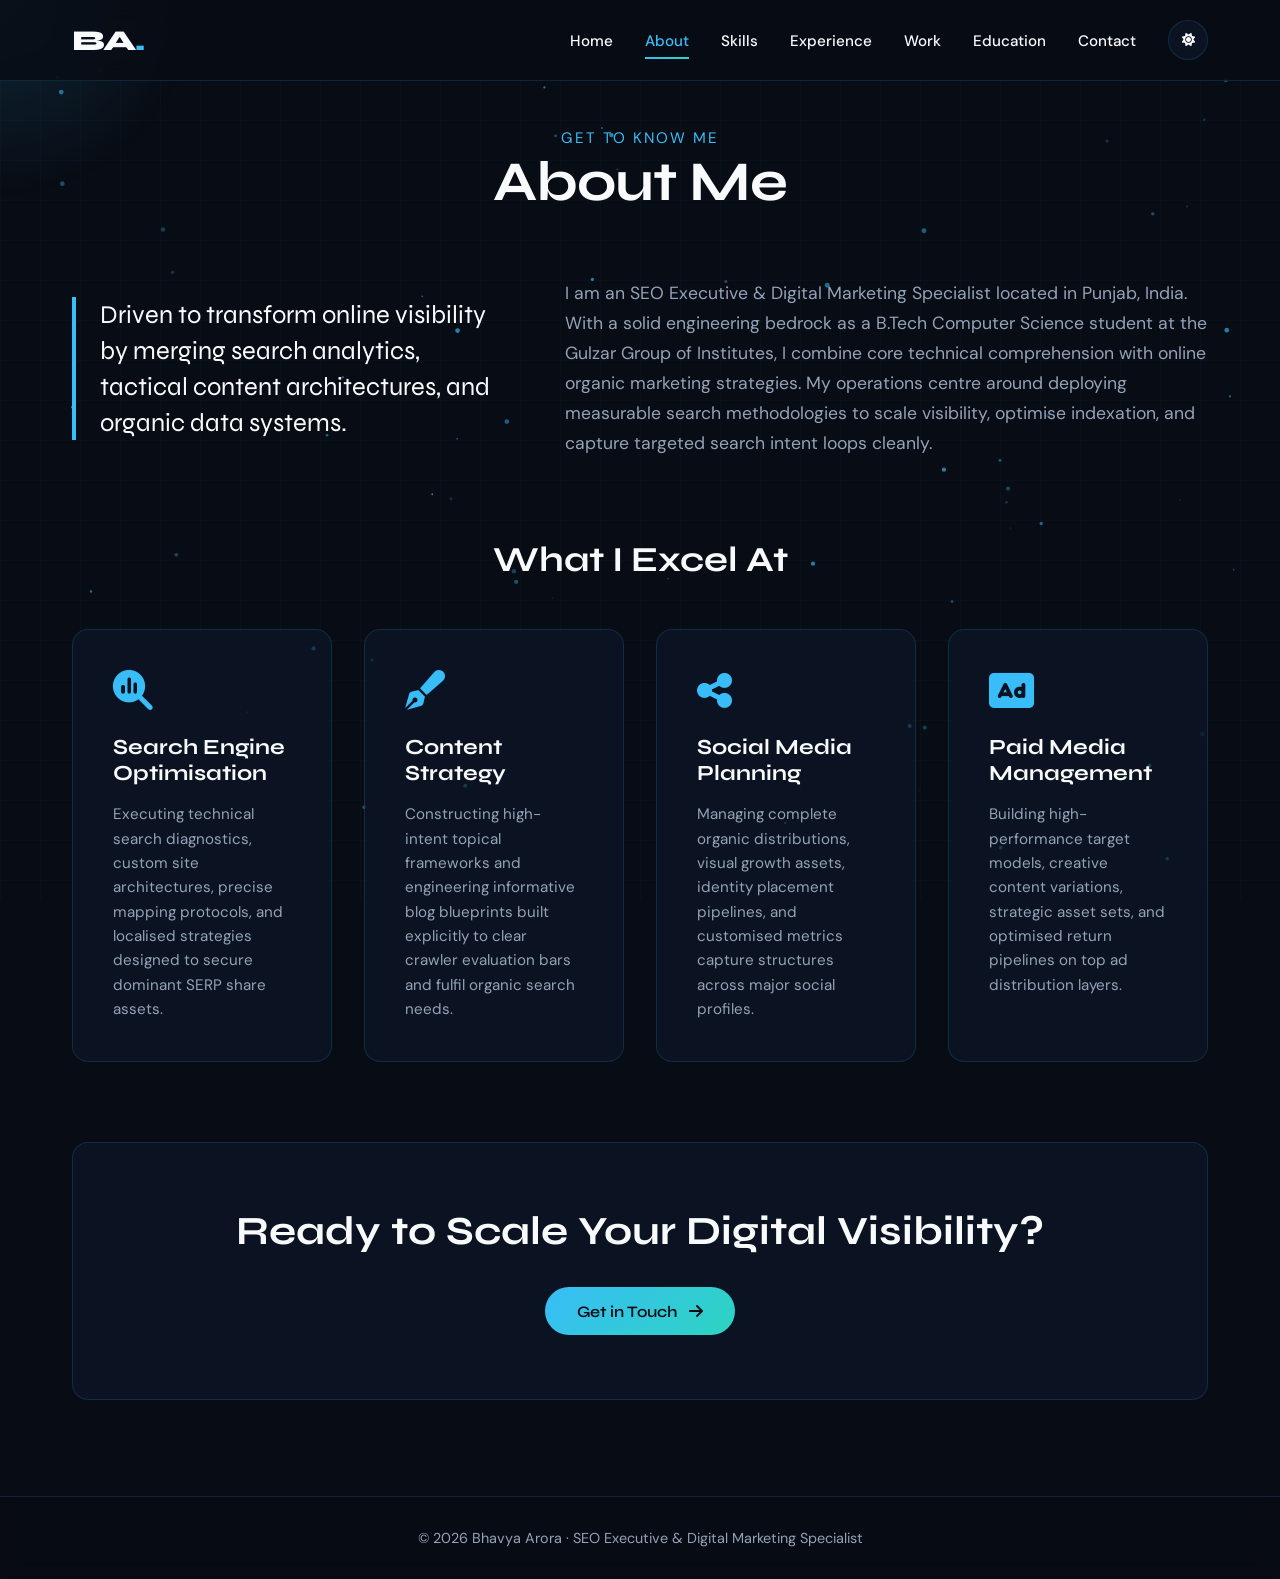
<file: about.html>
<!DOCTYPE html>
<html lang="en" data-theme="dark">
<head>
    <meta charset="UTF-8">
    <meta name="viewport" content="width=device-width, initial-scale=1.0">
    <title>About | Bhavya Arora</title>
    <link rel="preconnect" href="https://fonts.googleapis.com">
    <link rel="preconnect" href="https://fonts.gstatic.com" crossorigin>
    <link href="https://fonts.googleapis.com/css2?family=DM+Sans:ital,opsz,wght@0,9..40,100..1000;1,9..40,100..1000&family=Syne:wght@400..800&display=swap" rel="stylesheet">
    <link rel="stylesheet" href="https://cdnjs.cloudflare.com/ajax/libs/font-awesome/6.4.0/css/all.min.css">
    <link rel="stylesheet" href="assets/style.css">
    <style>
        .about-intro-grid {
            display: grid;
            grid-template-columns: 0.8fr 1.2fr;
            gap: 4rem;
            margin-bottom: 5rem;
            align-items: center;
        }

        .about-statement {
            font-size: 1.6rem;
            line-height: 1.4;
            font-family: 'Syne', sans-serif;
            border-left: 4px solid var(--accent);
            padding-left: 1.5rem;
        }

        .about-description {
            color: var(--text-muted);
            font-size: 1.1rem;
            line-height: 1.7;
        }

        .services-title {
            text-align: center;
            font-size: 2.2rem;
            margin-bottom: 3rem;
        }

        .services-grid {
            display: grid;
            grid-template-columns: repeat(auto-fit, minmax(250px, 1fr));
            gap: 2rem;
            margin-bottom: 5rem;
        }

        .service-card i {
            font-size: 2.5rem;
            color: var(--accent);
            margin-bottom: 1.5rem;
            display: block;
        }

        .service-card h4 { font-size: 1.35rem; margin-bottom: 1rem; }
        .service-card p  { color: var(--text-muted); font-size: 0.95rem; line-height: 1.6; }

        .about-cta {
            text-align: center;
            padding: 4rem 2rem;
        }

        .about-cta h3 { font-size: 2.5rem; margin-bottom: 1.5rem; }

        @media (max-width: 992px) {
            .about-intro-grid { grid-template-columns: 1fr; gap: 2rem; }
        }
    </style>
</head>
<body>
    <div class="grid-bg"></div>
    <canvas id="particle-canvas"></canvas>
    <div class="cursor-glow" id="glow"></div>

    <header>
        <div class="nav-container">
            <a href="index.html" class="logo">BA<span>.</span></a>
            <nav>
                <ul class="nav-links" id="menu-links">
                    <li><a href="index.html">Home</a></li>
                    <li><a href="about.html">About</a></li>
                    <li><a href="skills.html">Skills</a></li>
                    <li><a href="experience.html">Experience</a></li>
                    <li><a href="work.html">Work</a></li>
                    <li><a href="education.html">Education</a></li>
                    <li><a href="contact.html">Contact</a></li>
                    <li>
                        <button class="theme-toggle" id="theme-btn" aria-label="Toggle Theme">
                            <i class="fa-solid fa-moon"></i>
                        </button>
                    </li>
                </ul>
            </nav>
            <button class="hamburger" id="menu-toggle" aria-label="Toggle Menu">
                <span></span><span></span><span></span>
            </button>
        </div>
    </header>

    <main class="page-wrapper">
        <div class="section-header">
            <p>Get to Know Me</p>
            <h2>About Me</h2>
        </div>

        <div class="about-intro-grid scroll-animate">
            <div class="about-statement">
                Driven to transform online visibility by merging search analytics, tactical content architectures, and organic data systems.
            </div>
            <div class="about-description">
                I am an SEO Executive &amp; Digital Marketing Specialist located in Punjab, India. With a solid engineering bedrock as a B.Tech Computer Science student at the Gulzar Group of Institutes, I combine core technical comprehension with online organic marketing strategies. My operations centre around deploying measurable search methodologies to scale visibility, optimise indexation, and capture targeted search intent loops cleanly.
            </div>
        </div>

        <h3 class="services-title scroll-animate">What I Excel At</h3>

        <div class="services-grid">
            <div class="service-card glass-card scroll-animate">
                <i class="fa-solid fa-magnifying-glass-chart"></i>
                <h4>Search Engine Optimisation</h4>
                <p>Executing technical search diagnostics, custom site architectures, precise mapping protocols, and localised strategies designed to secure dominant SERP share assets.</p>
            </div>
            <div class="service-card glass-card scroll-animate">
                <i class="fa-solid fa-pen-fancy"></i>
                <h4>Content Strategy</h4>
                <p>Constructing high-intent topical frameworks and engineering informative blog blueprints built explicitly to clear crawler evaluation bars and fulfil organic search needs.</p>
            </div>
            <div class="service-card glass-card scroll-animate">
                <i class="fa-solid fa-share-nodes"></i>
                <h4>Social Media Planning</h4>
                <p>Managing complete organic distributions, visual growth assets, identity placement pipelines, and customised metrics capture structures across major social profiles.</p>
            </div>
            <div class="service-card glass-card scroll-animate">
                <i class="fa-solid fa-rectangle-ad"></i>
                <h4>Paid Media Management</h4>
                <p>Building high-performance target models, creative content variations, strategic asset sets, and optimised return pipelines on top ad distribution layers.</p>
            </div>
        </div>

        <div class="about-cta glass-card scroll-animate">
            <h3>Ready to Scale Your Digital Visibility?</h3>
            <a href="contact.html" class="btn btn-primary" style="margin-top:0.5rem;">Get in Touch <i class="fa-solid fa-arrow-right"></i></a>
        </div>
    </main>

    <footer>
        &copy; 2026 Bhavya Arora &middot; SEO Executive &amp; Digital Marketing Specialist
    </footer>

    <script src="assets/main.js"></script>
</body>
</html>
</file>
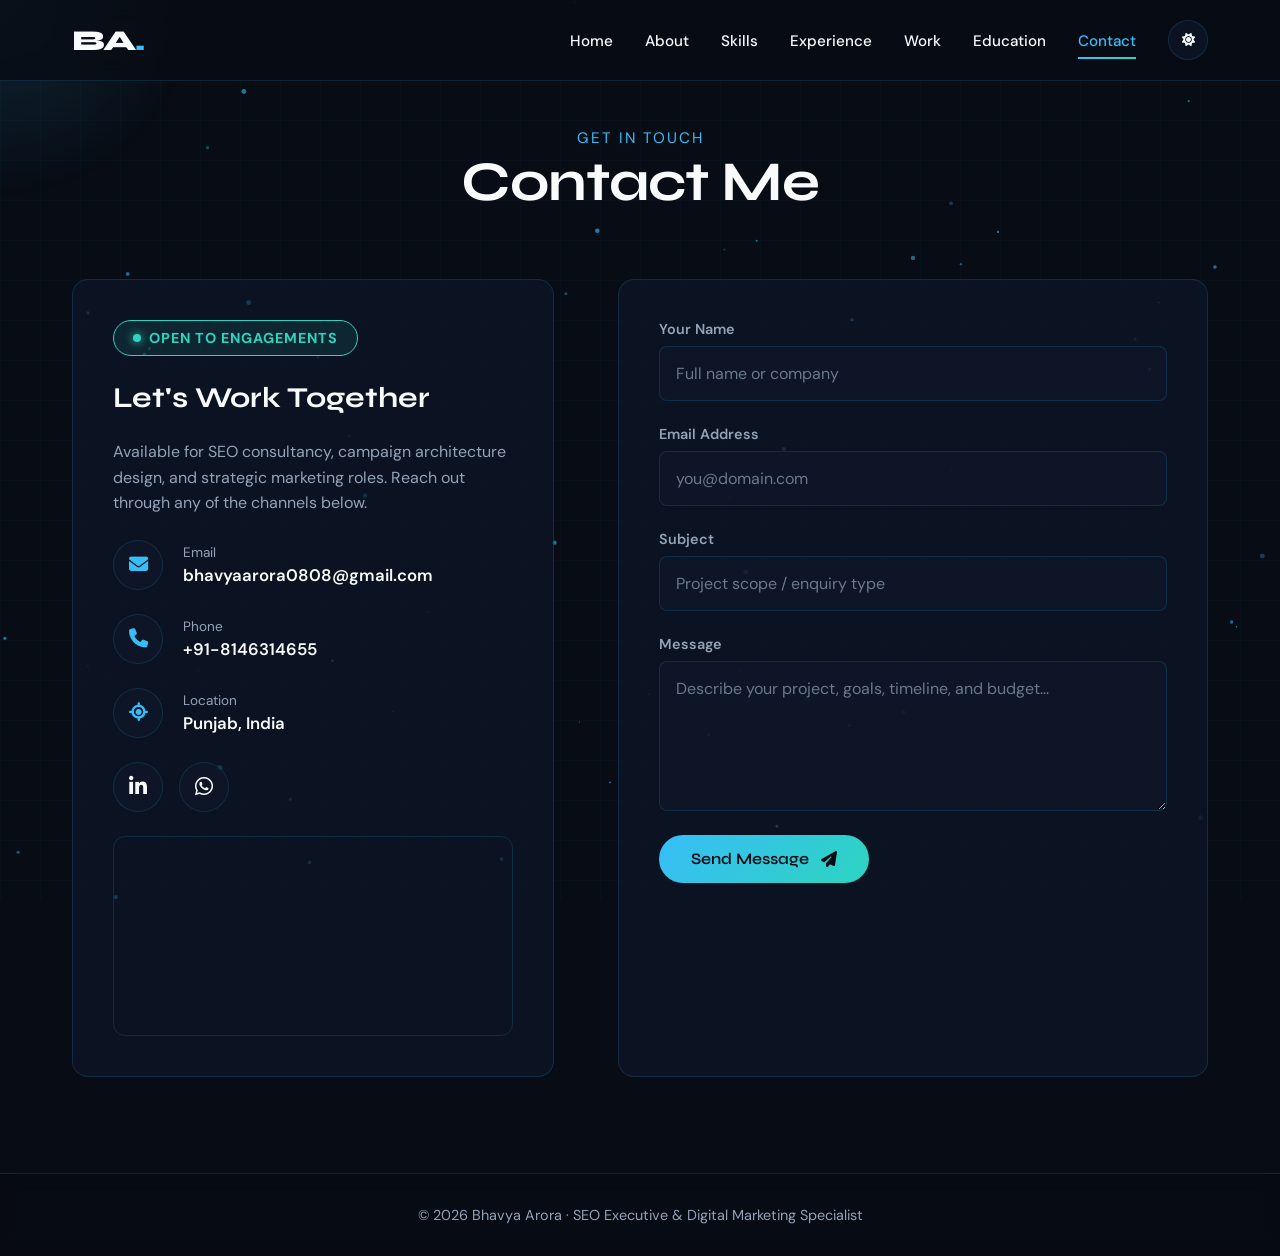
<file: contact.html>
<!DOCTYPE html>
<html lang="en" data-theme="dark">
<head>
    <meta charset="UTF-8">
    <meta name="viewport" content="width=device-width, initial-scale=1.0">
    <title>Contact | Bhavya Arora</title>
    <link rel="preconnect" href="https://fonts.googleapis.com">
    <link rel="preconnect" href="https://fonts.gstatic.com" crossorigin>
    <link href="https://fonts.googleapis.com/css2?family=DM+Sans:ital,opsz,wght@0,9..40,100..1000;1,9..40,100..1000&family=Syne:wght@400..800&display=swap" rel="stylesheet">
    <link rel="stylesheet" href="https://cdnjs.cloudflare.com/ajax/libs/font-awesome/6.4.0/css/all.min.css">
    <link rel="stylesheet" href="assets/style.css">
    <style>
        .contact-grid {
            display: grid;
            grid-template-columns: 0.9fr 1.1fr;
            gap: 4rem;
        }

        .contact-info-wrapper {
            display: flex;
            flex-direction: column;
            gap: 1.5rem;
        }

        .availability-badge {
            align-self: flex-start;
            background: rgba(45,212,191,0.1);
            border: 1px solid var(--teal);
            color: var(--teal);
            padding: 0.5rem 1.2rem;
            border-radius: 50px;
            font-weight: 700;
            display: flex;
            align-items: center;
            gap: 0.5rem;
            font-size: 0.9rem;
            text-transform: uppercase;
            letter-spacing: 1px;
        }

        .availability-badge .dot {
            width: 8px; height: 8px;
            background-color: var(--teal);
            border-radius: 50%;
            box-shadow: 0 0 10px var(--teal);
            animation: pulse 1.5s ease-in-out infinite;
        }

        @keyframes pulse {
            0%, 100% { opacity: 1; transform: scale(1); }
            50%       { opacity: 0.6; transform: scale(1.3); }
        }

        .contact-info-wrapper h3 { font-size: 1.8rem; }

        .contact-info-wrapper > p {
            color: var(--text-muted);
            line-height: 1.6;
        }

        .contact-details-box {
            display: flex;
            flex-direction: column;
            gap: 1.5rem;
        }

        .contact-detail-item {
            display: flex;
            align-items: center;
            gap: 1.25rem;
        }

        .icon-wrapper {
            width: 50px; height: 50px;
            border-radius: 50%;
            background: var(--card-bg);
            border: 1px solid var(--card-border);
            display: flex;
            justify-content: center;
            align-items: center;
            color: var(--accent);
            font-size: 1.2rem;
            flex-shrink: 0;
        }

        .contact-detail-item .label { font-size: 0.85rem; color: var(--text-muted); margin-bottom: 0.2rem; }
        .contact-detail-item .value { font-weight: 600; font-size: 1.05rem; }

        .social-row { display: flex; gap: 1rem; }

        .social-icon-btn {
            width: 50px; height: 50px;
            border-radius: 50%;
            border: 1px solid var(--card-border);
            background: var(--card-bg);
            color: var(--text-color);
            display: flex;
            justify-content: center;
            align-items: center;
            font-size: 1.3rem;
            text-decoration: none;
            transition: all 0.3s ease;
        }

        .social-icon-btn:hover {
            border-color: var(--accent);
            color: var(--accent);
            transform: scale(1.1);
        }

        .map-placeholder {
            width: 100%; height: 200px;
            border-radius: 12px;
            border: 1px solid var(--card-border);
            overflow: hidden;
        }

        .map-frame {
            width: 100%; height: 100%;
            border: 0;
            filter: grayscale(1) invert(0.9) contrast(1.2);
        }

        :root[data-theme="light"] .map-frame { filter: none; }

        /* Contact Form */
        .contact-form {
            display: flex;
            flex-direction: column;
            gap: 1.5rem;
        }

        .form-group {
            display: flex;
            flex-direction: column;
            gap: 0.5rem;
        }

        .form-group label {
            font-size: 0.9rem;
            font-weight: 600;
            color: var(--text-muted);
        }

        .form-control {
            background: var(--card-bg);
            border: 1px solid var(--card-border);
            border-radius: 8px;
            padding: 1rem;
            color: var(--text-color);
            font-family: 'DM Sans', sans-serif;
            font-size: 1rem;
            transition: border-color 0.3s ease;
            width: 100%;
        }

        .form-control:focus {
            outline: none;
            border-color: var(--accent);
        }

        .form-control::placeholder { color: var(--text-muted); opacity: 0.7; }

        textarea.form-control {
            resize: vertical;
            min-height: 150px;
        }

        .form-success {
            display: none;
            text-align: center;
            padding: 2rem;
        }

        .form-success i {
            font-size: 3rem;
            color: var(--teal);
            margin-bottom: 1rem;
            display: block;
        }

        .form-success h3 { font-size: 1.6rem; margin-bottom: 0.5rem; }
        .form-success p  { color: var(--text-muted); }

        @media (max-width: 992px) {
            .contact-grid { grid-template-columns: 1fr; gap: 3rem; }
        }
    </style>
</head>
<body>
    <div class="grid-bg"></div>
    <canvas id="particle-canvas"></canvas>
    <div class="cursor-glow" id="glow"></div>

    <header>
        <div class="nav-container">
            <a href="index.html" class="logo">BA<span>.</span></a>
            <nav>
                <ul class="nav-links" id="menu-links">
                    <li><a href="index.html">Home</a></li>
                    <li><a href="about.html">About</a></li>
                    <li><a href="skills.html">Skills</a></li>
                    <li><a href="experience.html">Experience</a></li>
                    <li><a href="work.html">Work</a></li>
                    <li><a href="education.html">Education</a></li>
                    <li><a href="contact.html">Contact</a></li>
                    <li>
                        <button class="theme-toggle" id="theme-btn" aria-label="Toggle Theme">
                            <i class="fa-solid fa-moon"></i>
                        </button>
                    </li>
                </ul>
            </nav>
            <button class="hamburger" id="menu-toggle" aria-label="Toggle Menu">
                <span></span><span></span><span></span>
            </button>
        </div>
    </header>

    <main class="page-wrapper">
        <div class="section-header">
            <p>Get In Touch</p>
            <h2>Contact Me</h2>
        </div>

        <div class="contact-grid">
            <!-- Info Side -->
            <div class="contact-info-wrapper glass-card scroll-animate">
                <div class="availability-badge">
                    <span class="dot"></span> Open to Engagements
                </div>
                <h3>Let's Work Together</h3>
                <p>Available for SEO consultancy, campaign architecture design, and strategic marketing roles. Reach out through any of the channels below.</p>

                <div class="contact-details-box">
                    <div class="contact-detail-item">
                        <div class="icon-wrapper"><i class="fa-solid fa-envelope"></i></div>
                        <div>
                            <p class="label">Email</p>
                            <p class="value">bhavyaarora0808@gmail.com</p>
                        </div>
                    </div>
                    <div class="contact-detail-item">
                        <div class="icon-wrapper"><i class="fa-solid fa-phone"></i></div>
                        <div>
                            <p class="label">Phone</p>
                            <p class="value">+91-8146314655</p>
                        </div>
                    </div>
                    <div class="contact-detail-item">
                        <div class="icon-wrapper"><i class="fa-solid fa-location-crosshairs"></i></div>
                        <div>
                            <p class="label">Location</p>
                            <p class="value">Punjab, India</p>
                        </div>
                    </div>
                </div>

                <div class="social-row">
                    <a href="https://linkedin.com/in/bhavya-arora018" target="_blank" rel="noopener" class="social-icon-btn" title="LinkedIn">
                        <i class="fa-brands fa-linkedin-in"></i>
                    </a>
                    <a href="https://wa.me/918146314655" target="_blank" rel="noopener" class="social-icon-btn" title="WhatsApp">
                        <i class="fa-brands fa-whatsapp"></i>
                    </a>
                </div>

                <div class="map-placeholder">
                    <iframe class="map-frame"
                        src="https://www.google.com/maps/embed?pb=!1m18!1m12!1m3!1d109740.36393013208!2d75.7872788!3d30.9009723!2m3!1f0!2f0!3f0!3m2!1i1024!2i768!4f13.1!3m3!1m2!1s0x391a837462345a5d%3A0x3beb7e373e67e37b!2sLudhiana%2C%20Punjab!5e0!3m2!1sen!2sin!4v1700000000000"
                        allowfullscreen="" loading="lazy">
                    </iframe>
                </div>
            </div>

            <!-- Form Side -->
            <div class="glass-card scroll-animate">
                <form class="contact-form" id="portfolio-form" novalidate>
                    <div class="form-group">
                        <label for="form-name">Your Name</label>
                        <input type="text" id="form-name" class="form-control" placeholder="Full name or company" required>
                    </div>
                    <div class="form-group">
                        <label for="form-email">Email Address</label>
                        <input type="email" id="form-email" class="form-control" placeholder="you@domain.com" required>
                    </div>
                    <div class="form-group">
                        <label for="form-subject">Subject</label>
                        <input type="text" id="form-subject" class="form-control" placeholder="Project scope / enquiry type" required>
                    </div>
                    <div class="form-group">
                        <label for="form-message">Message</label>
                        <textarea id="form-message" class="form-control" placeholder="Describe your project, goals, timeline, and budget..." required></textarea>
                    </div>
                    <button type="submit" class="btn btn-primary" style="border:none; align-self:flex-start;">
                        Send Message <i class="fa-solid fa-paper-plane"></i>
                    </button>
                </form>

                <div class="form-success" id="form-success">
                    <i class="fa-solid fa-circle-check"></i>
                    <h3>Message Sent!</h3>
                    <p>Thanks for reaching out. I'll get back to you within 24 hours.</p>
                </div>
            </div>
        </div>
    </main>

    <footer>
        &copy; 2026 Bhavya Arora &middot; SEO Executive &amp; Digital Marketing Specialist
    </footer>

    <script src="assets/main.js"></script>
    <script>
        document.getElementById('portfolio-form').addEventListener('submit', function(e) {
            e.preventDefault();
            this.style.display = 'none';
            document.getElementById('form-success').style.display = 'block';
        });
    </script>
</body>
</html>
</file>
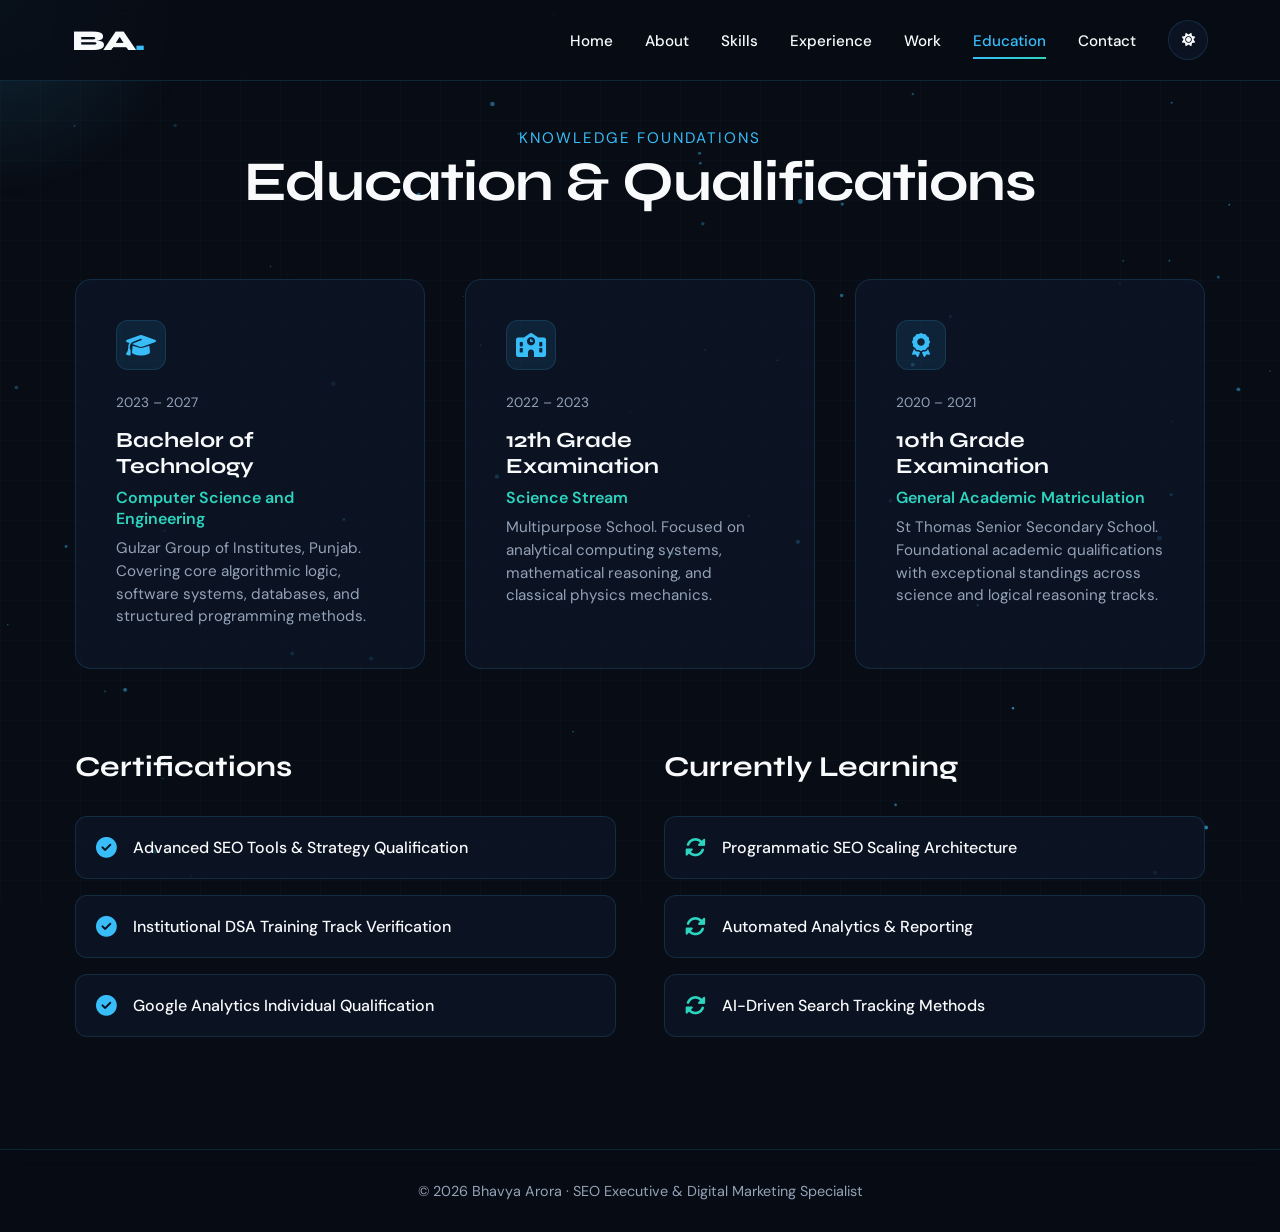
<file: education.html>
<!DOCTYPE html>
<html lang="en" data-theme="dark">
<head>
    <meta charset="UTF-8">
    <meta name="viewport" content="width=device-width, initial-scale=1.0">
    <title>Education | Bhavya Arora</title>
    <link rel="preconnect" href="https://fonts.googleapis.com">
    <link rel="preconnect" href="https://fonts.gstatic.com" crossorigin>
    <link href="https://fonts.googleapis.com/css2?family=DM+Sans:ital,opsz,wght@0,9..40,100..1000;1,9..40,100..1000&family=Syne:wght@400..800&display=swap" rel="stylesheet">
    <link rel="stylesheet" href="https://cdnjs.cloudflare.com/ajax/libs/font-awesome/6.4.0/css/all.min.css">
    <link rel="stylesheet" href="assets/style.css">
    <style>
        .edu-grid {
            display: grid;
            grid-template-columns: repeat(auto-fit, minmax(300px, 1fr));
            gap: 2.5rem;
            margin-bottom: 5rem;
        }

        .edu-icon-box {
            width: 50px; height: 50px;
            border-radius: 12px;
            background: rgba(56,189,248,0.1);
            border: 1px solid var(--card-border);
            display: flex;
            justify-content: center;
            align-items: center;
            font-size: 1.5rem;
            color: var(--accent);
            margin-bottom: 1.5rem;
        }

        .edu-card h3   { font-size: 1.35rem; margin-bottom: 0.5rem; }
        .edu-inst      { color: var(--teal); font-weight: 600; margin-bottom: 0.5rem; }
        .edu-year      { font-size: 0.85rem; color: var(--text-muted); display: block; margin-bottom: 1rem; }
        .edu-card p    { color: var(--text-muted); font-size: 0.95rem; line-height: 1.5; }

        .cert-learning-grid {
            display: grid;
            grid-template-columns: 1fr 1fr;
            gap: 3rem;
        }

        .cert-box h3,
        .learning-box h3 { font-size: 1.8rem; margin-bottom: 2rem; }

        .cert-list,
        .learning-list { list-style: none; }

        .cert-list li,
        .learning-list li {
            display: flex;
            align-items: center;
            gap: 1rem;
            padding: 1.25rem;
            background: var(--card-bg);
            border: 1px solid var(--card-border);
            border-radius: 12px;
            margin-bottom: 1rem;
            font-weight: 500;
        }

        .cert-list i    { color: var(--accent); font-size: 1.3rem; flex-shrink: 0; }
        .learning-list i{ color: var(--teal);   font-size: 1.3rem; flex-shrink: 0; }

        @media (max-width: 768px) {
            .cert-learning-grid { grid-template-columns: 1fr; }
        }
    </style>
</head>
<body>
    <div class="grid-bg"></div>
    <canvas id="particle-canvas"></canvas>
    <div class="cursor-glow" id="glow"></div>

    <header>
        <div class="nav-container">
            <a href="index.html" class="logo">BA<span>.</span></a>
            <nav>
                <ul class="nav-links" id="menu-links">
                    <li><a href="index.html">Home</a></li>
                    <li><a href="about.html">About</a></li>
                    <li><a href="skills.html">Skills</a></li>
                    <li><a href="experience.html">Experience</a></li>
                    <li><a href="work.html">Work</a></li>
                    <li><a href="education.html">Education</a></li>
                    <li><a href="contact.html">Contact</a></li>
                    <li>
                        <button class="theme-toggle" id="theme-btn" aria-label="Toggle Theme">
                            <i class="fa-solid fa-moon"></i>
                        </button>
                    </li>
                </ul>
            </nav>
            <button class="hamburger" id="menu-toggle" aria-label="Toggle Menu">
                <span></span><span></span><span></span>
            </button>
        </div>
    </header>

    <main class="page-wrapper">
        <div class="section-header">
            <p>Knowledge Foundations</p>
            <h2>Education &amp; Qualifications</h2>
        </div>

        <div class="edu-grid">
            <div class="edu-card glass-card scroll-animate">
                <div class="edu-icon-box"><i class="fa-solid fa-graduation-cap"></i></div>
                <span class="edu-year">2023 – 2027</span>
                <h3>Bachelor of Technology</h3>
                <div class="edu-inst">Computer Science and Engineering</div>
                <p>Gulzar Group of Institutes, Punjab. Covering core algorithmic logic, software systems, databases, and structured programming methods.</p>
            </div>

            <div class="edu-card glass-card scroll-animate">
                <div class="edu-icon-box"><i class="fa-solid fa-school"></i></div>
                <span class="edu-year">2022 – 2023</span>
                <h3>12th Grade Examination</h3>
                <div class="edu-inst">Science Stream</div>
                <p>Multipurpose School. Focused on analytical computing systems, mathematical reasoning, and classical physics mechanics.</p>
            </div>

            <div class="edu-card glass-card scroll-animate">
                <div class="edu-icon-box"><i class="fa-solid fa-award"></i></div>
                <span class="edu-year">2020 – 2021</span>
                <h3>10th Grade Examination</h3>
                <div class="edu-inst">General Academic Matriculation</div>
                <p>St Thomas Senior Secondary School. Foundational academic qualifications with exceptional standings across science and logical reasoning tracks.</p>
            </div>
        </div>

        <div class="cert-learning-grid">
            <div class="cert-box scroll-animate">
                <h3>Certifications</h3>
                <ul class="cert-list">
                    <li><i class="fa-solid fa-circle-check"></i> Advanced SEO Tools &amp; Strategy Qualification</li>
                    <li><i class="fa-solid fa-circle-check"></i> Institutional DSA Training Track Verification</li>
                    <li><i class="fa-solid fa-circle-check"></i> Google Analytics Individual Qualification</li>
                </ul>
            </div>
            <div class="learning-box scroll-animate">
                <h3>Currently Learning</h3>
                <ul class="learning-list">
                    <li><i class="fa-solid fa-rotate"></i> Programmatic SEO Scaling Architecture</li>
                    <li><i class="fa-solid fa-rotate"></i> Automated Analytics &amp; Reporting</li>
                    <li><i class="fa-solid fa-rotate"></i> AI-Driven Search Tracking Methods</li>
                </ul>
            </div>
        </div>
    </main>

    <footer>
        &copy; 2026 Bhavya Arora &middot; SEO Executive &amp; Digital Marketing Specialist
    </footer>

    <script src="assets/main.js"></script>
</body>
</html>
</file>
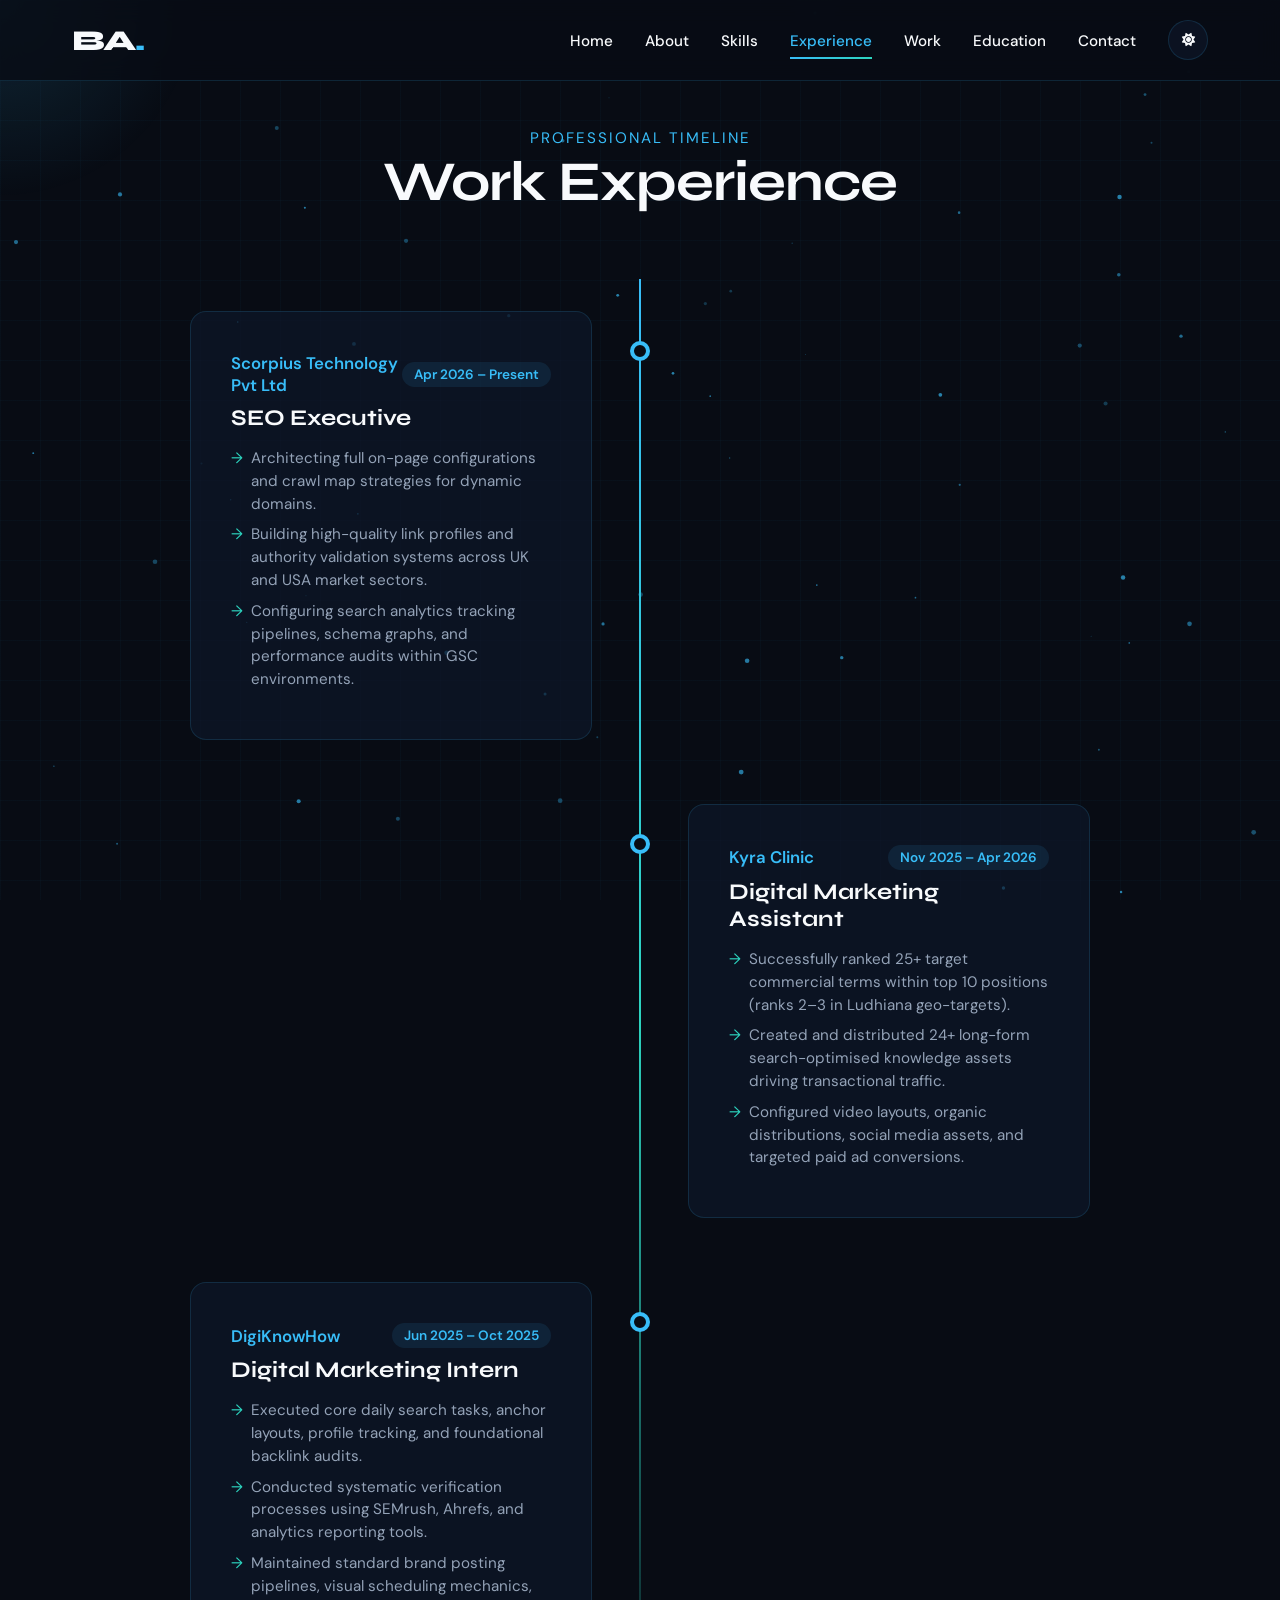
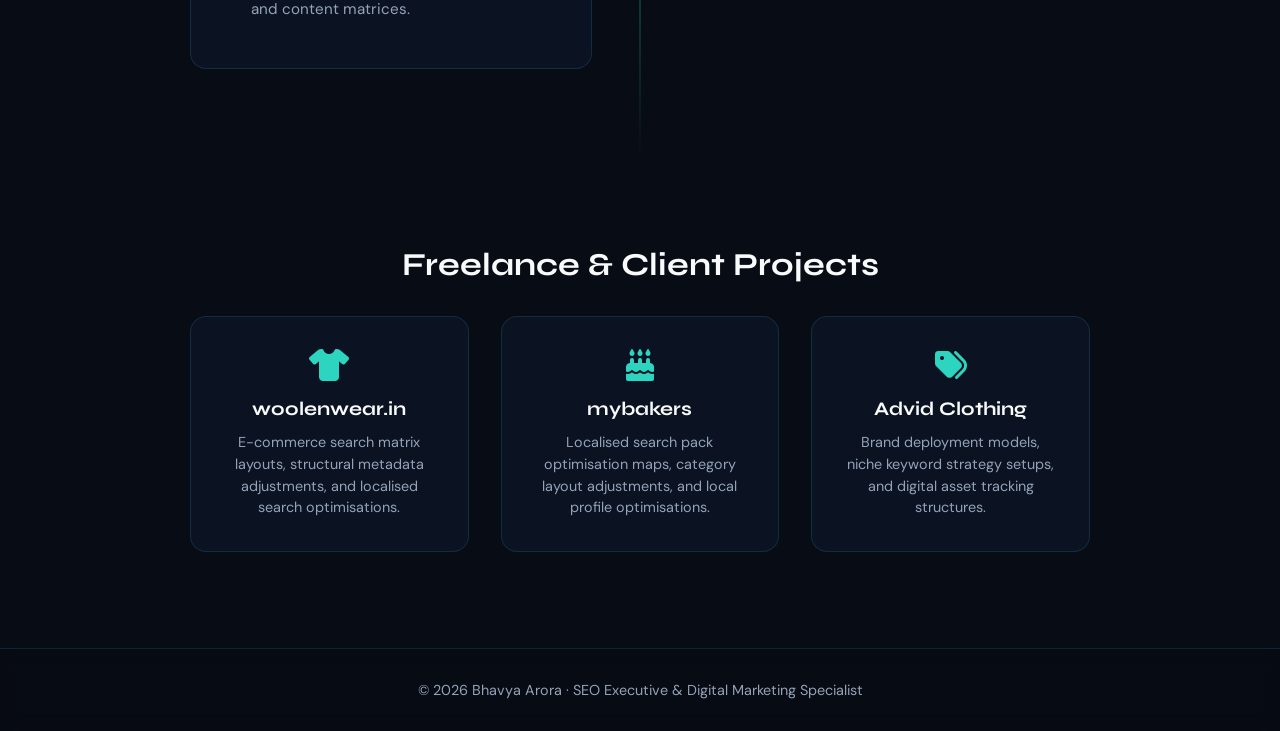
<file: experience.html>
<!DOCTYPE html>
<html lang="en" data-theme="dark">
<head>
    <meta charset="UTF-8">
    <meta name="viewport" content="width=device-width, initial-scale=1.0">
    <title>Experience | Bhavya Arora</title>
    <link rel="preconnect" href="https://fonts.googleapis.com">
    <link rel="preconnect" href="https://fonts.gstatic.com" crossorigin>
    <link href="https://fonts.googleapis.com/css2?family=DM+Sans:ital,opsz,wght@0,9..40,100..1000;1,9..40,100..1000&family=Syne:wght@400..800&display=swap" rel="stylesheet">
    <link rel="stylesheet" href="https://cdnjs.cloudflare.com/ajax/libs/font-awesome/6.4.0/css/all.min.css">
    <link rel="stylesheet" href="assets/style.css">
    <style>
        /* ── Timeline ── */
        .timeline {
            position: relative;
            max-width: 900px;
            margin: 0 auto;
            padding: 2rem 0;
        }

        .timeline::before {
            content: '';
            position: absolute;
            left: 50%; top: 0;
            width: 2px; height: 100%;
            background: linear-gradient(to bottom, var(--accent), var(--teal), transparent);
            transform: translateX(-50%);
        }

        .timeline-item {
            position: relative;
            width: 50%;
            margin-bottom: 4rem;
        }

        .timeline-item:nth-child(odd)  { left: 0;   padding-right: 3rem; }
        .timeline-item:nth-child(even) { left: 50%; padding-left: 3rem; }

        .timeline-dot {
            position: absolute;
            top: 30px;
            width: 20px; height: 20px;
            border-radius: 50%;
            background: var(--bg-color);
            border: 4px solid var(--accent);
            z-index: 10;
        }

        .timeline-item:nth-child(odd)  .timeline-dot { right: -10px; }
        .timeline-item:nth-child(even) .timeline-dot { left: -10px; }

        .exp-card h3 { font-size: 1.4rem; margin-bottom: 0.25rem; }

        .exp-company {
            color: var(--accent);
            font-weight: 600;
            font-size: 1.05rem;
            margin-bottom: 0.5rem;
            display: flex;
            justify-content: space-between;
            align-items: center;
        }

        .exp-date {
            font-size: 0.85rem;
            background: rgba(56, 189, 248, 0.1);
            padding: 0.25rem 0.75rem;
            border-radius: 20px;
            color: var(--accent);
            white-space: nowrap;
        }

        .exp-card ul { list-style: none; margin-top: 1rem; }

        .exp-card ul li {
            position: relative;
            padding-left: 1.25rem;
            margin-bottom: 0.5rem;
            color: var(--text-muted);
            font-size: 0.95rem;
            line-height: 1.5;
        }

        .exp-card ul li::before { content: '→'; position: absolute; left: 0; color: var(--teal); }

        /* ── Freelance ── */
        .freelance-section { margin-top: 5rem; text-align: center; }
        .freelance-section h3 { font-size: 2rem; margin-bottom: 2rem; }

        .freelance-grid {
            display: grid;
            grid-template-columns: repeat(3, 1fr);
            gap: 2rem;
            max-width: 900px;
            margin: 0 auto;
        }

        .freelance-card { padding: 2rem; text-align: center; }
        .freelance-card i  { font-size: 2rem; color: var(--teal); margin-bottom: 1rem; display: block; }
        .freelance-card h4 { font-size: 1.2rem; margin-bottom: 0.75rem; }
        .freelance-card p  { color: var(--text-muted); font-size: 0.9rem; line-height: 1.5; }

        @media (max-width: 992px) {
            .timeline::before { left: 20px; }
            .timeline-item {
                width: 100%;
                left: 0 !important;
                padding-left: 3.5rem !important;
                padding-right: 0 !important;
            }
            .timeline-dot { left: 10px !important; right: auto !important; }
        }

        @media (max-width: 768px) {
            .freelance-grid { grid-template-columns: 1fr; }
            .exp-company { flex-direction: column; align-items: flex-start; gap: 0.5rem; }
        }
    </style>
</head>
<body>
    <div class="grid-bg"></div>
    <canvas id="particle-canvas"></canvas>
    <div class="cursor-glow" id="glow"></div>

    <header>
        <div class="nav-container">
            <a href="index.html" class="logo">BA<span>.</span></a>
            <nav>
                <ul class="nav-links" id="menu-links">
                    <li><a href="index.html">Home</a></li>
                    <li><a href="about.html">About</a></li>
                    <li><a href="skills.html">Skills</a></li>
                    <li><a href="experience.html">Experience</a></li>
                    <li><a href="work.html">Work</a></li>
                    <li><a href="education.html">Education</a></li>
                    <li><a href="contact.html">Contact</a></li>
                    <li>
                        <button class="theme-toggle" id="theme-btn" aria-label="Toggle Theme">
                            <i class="fa-solid fa-moon"></i>
                        </button>
                    </li>
                </ul>
            </nav>
            <button class="hamburger" id="menu-toggle" aria-label="Toggle Menu">
                <span></span><span></span><span></span>
            </button>
        </div>
    </header>

    <main class="page-wrapper">
        <div class="section-header">
            <p>Professional Timeline</p>
            <h2>Work Experience</h2>
        </div>

        <div class="timeline">
            <div class="timeline-item scroll-animate">
                <div class="timeline-dot"></div>
                <div class="exp-card glass-card">
                    <div class="exp-company">
                        <span>Scorpius Technology Pvt Ltd</span>
                        <span class="exp-date">Apr 2026 – Present</span>
                    </div>
                    <h3>SEO Executive</h3>
                    <ul>
                        <li>Architecting full on-page configurations and crawl map strategies for dynamic domains.</li>
                        <li>Building high-quality link profiles and authority validation systems across UK and USA market sectors.</li>
                        <li>Configuring search analytics tracking pipelines, schema graphs, and performance audits within GSC environments.</li>
                    </ul>
                </div>
            </div>

            <div class="timeline-item scroll-animate">
                <div class="timeline-dot"></div>
                <div class="exp-card glass-card">
                    <div class="exp-company">
                        <span>Kyra Clinic</span>
                        <span class="exp-date">Nov 2025 – Apr 2026</span>
                    </div>
                    <h3>Digital Marketing Assistant</h3>
                    <ul>
                        <li>Successfully ranked 25+ target commercial terms within top 10 positions (ranks 2–3 in Ludhiana geo-targets).</li>
                        <li>Created and distributed 24+ long-form search-optimised knowledge assets driving transactional traffic.</li>
                        <li>Configured video layouts, organic distributions, social media assets, and targeted paid ad conversions.</li>
                    </ul>
                </div>
            </div>

            <div class="timeline-item scroll-animate">
                <div class="timeline-dot"></div>
                <div class="exp-card glass-card">
                    <div class="exp-company">
                        <span>DigiKnowHow</span>
                        <span class="exp-date">Jun 2025 – Oct 2025</span>
                    </div>
                    <h3>Digital Marketing Intern</h3>
                    <ul>
                        <li>Executed core daily search tasks, anchor layouts, profile tracking, and foundational backlink audits.</li>
                        <li>Conducted systematic verification processes using SEMrush, Ahrefs, and analytics reporting tools.</li>
                        <li>Maintained standard brand posting pipelines, visual scheduling mechanics, and content matrices.</li>
                    </ul>
                </div>
            </div>
        </div>

        <div class="freelance-section scroll-animate">
            <h3>Freelance &amp; Client Projects</h3>
            <div class="freelance-grid">
                <div class="freelance-card glass-card">
                    <i class="fa-solid fa-shirt"></i>
                    <h4>woolenwear.in</h4>
                    <p>E-commerce search matrix layouts, structural metadata adjustments, and localised search optimisations.</p>
                </div>
                <div class="freelance-card glass-card">
                    <i class="fa-solid fa-cake-candles"></i>
                    <h4>mybakers</h4>
                    <p>Localised search pack optimisation maps, category layout adjustments, and local profile optimisations.</p>
                </div>
                <div class="freelance-card glass-card">
                    <i class="fa-solid fa-tags"></i>
                    <h4>Advid Clothing</h4>
                    <p>Brand deployment models, niche keyword strategy setups, and digital asset tracking structures.</p>
                </div>
            </div>
        </div>
    </main>

    <footer>
        &copy; 2026 Bhavya Arora &middot; SEO Executive &amp; Digital Marketing Specialist
    </footer>

    <script src="assets/main.js"></script>
</body>
</html>
</file>
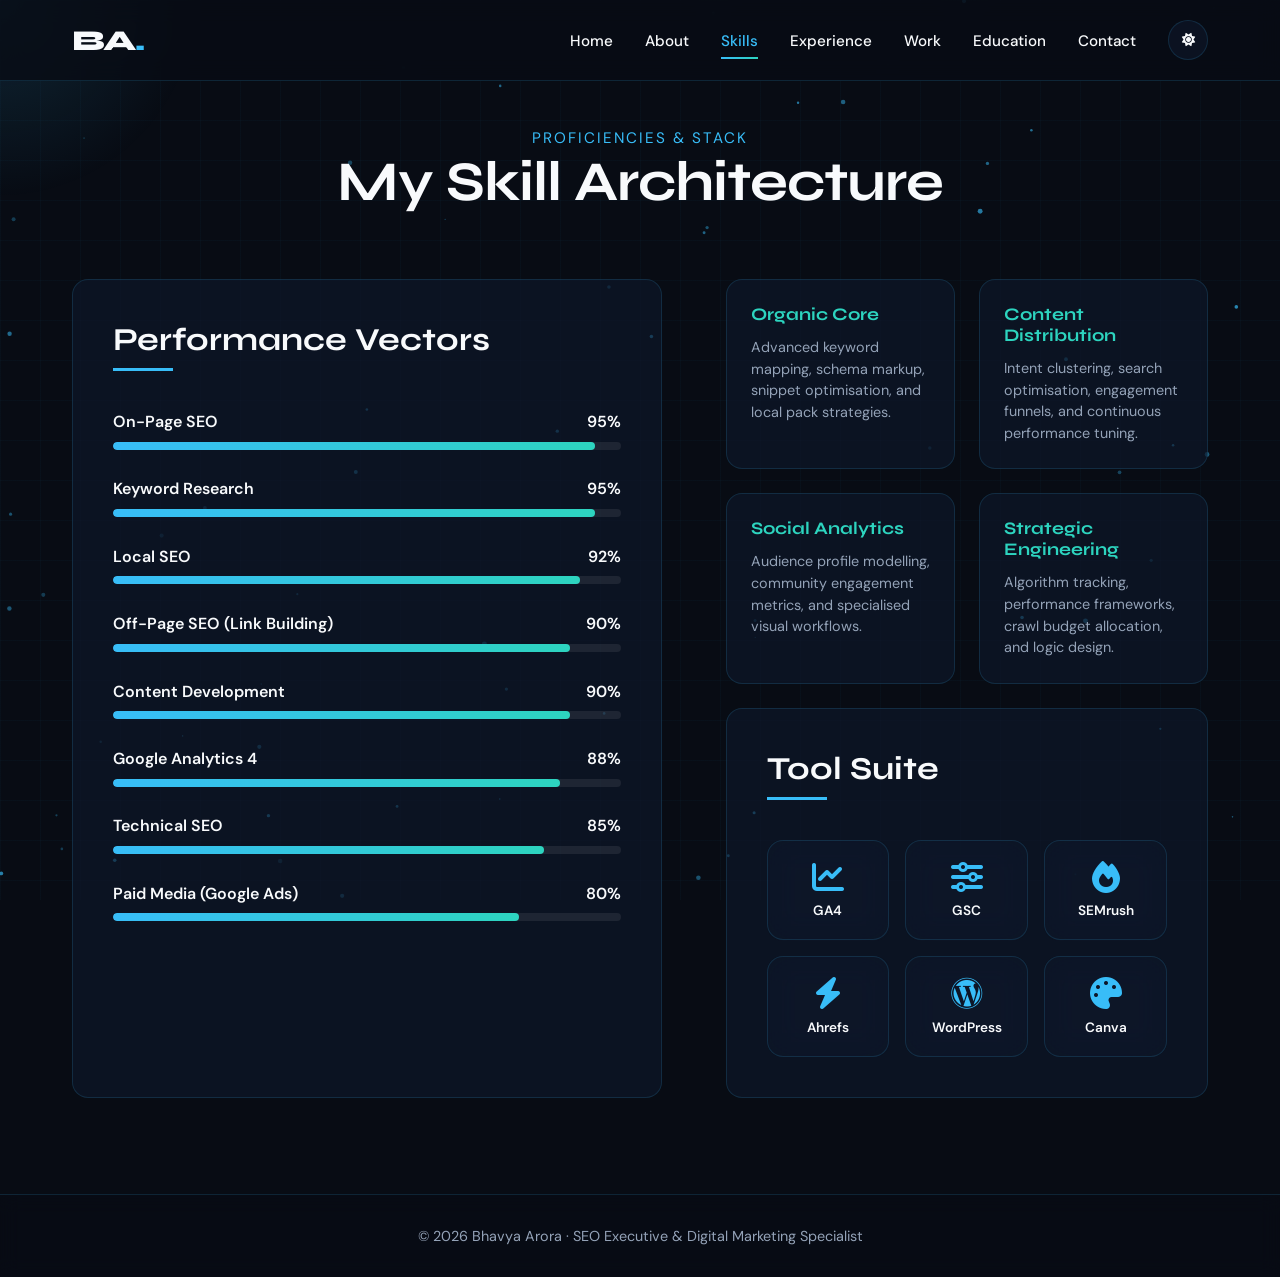
<file: skills.html>
<!DOCTYPE html>
<html lang="en" data-theme="dark">
<head>
    <meta charset="UTF-8">
    <meta name="viewport" content="width=device-width, initial-scale=1.0">
    <title>Skills | Bhavya Arora</title>
    <link rel="preconnect" href="https://fonts.googleapis.com">
    <link rel="preconnect" href="https://fonts.gstatic.com" crossorigin>
    <link href="https://fonts.googleapis.com/css2?family=DM+Sans:ital,opsz,wght@0,9..40,100..1000;1,9..40,100..1000&family=Syne:wght@400..800&display=swap" rel="stylesheet">
    <link rel="stylesheet" href="https://cdnjs.cloudflare.com/ajax/libs/font-awesome/6.4.0/css/all.min.css">
    <link rel="stylesheet" href="assets/style.css">
    <style>
        .skills-container-grid {
            display: grid;
            grid-template-columns: 1.1fr 0.9fr;
            gap: 4rem;
        }

        .skills-left h3,
        .skills-right h3 {
            font-size: 2rem;
            margin-bottom: 2.5rem;
            position: relative;
            padding-bottom: 0.75rem;
        }

        .skills-left h3::after,
        .skills-right h3::after {
            content: '';
            position: absolute;
            bottom: 0; left: 0;
            width: 60px; height: 3px;
            background: var(--accent);
        }

        .skill-bar-wrapper { margin-bottom: 1.8rem; }

        .skill-info {
            display: flex;
            justify-content: space-between;
            margin-bottom: 0.6rem;
            font-weight: 600;
        }

        .skill-progress-bg {
            width: 100%; height: 8px;
            background: rgba(255,255,255,0.08);
            border-radius: 10px;
            overflow: hidden;
        }

        .skill-progress-fill {
            height: 100%;
            width: 0;
            background: linear-gradient(90deg, var(--accent), var(--teal));
            border-radius: 10px;
            transition: width 1.5s cubic-bezier(0.16, 1, 0.3, 1);
        }

        .skills-categories-cards {
            display: grid;
            grid-template-columns: 1fr 1fr;
            gap: 1.5rem;
            margin-bottom: 1.5rem;
        }

        .category-mini-card { padding: 1.5rem; }
        .category-mini-card h4 { color: var(--teal); margin-bottom: 0.75rem; font-size: 1.1rem; }
        .category-mini-card p  { font-size: 0.9rem; color: var(--text-muted); line-height: 1.5; }

        .tools-grid {
            display: grid;
            grid-template-columns: repeat(3, 1fr);
            gap: 1rem;
            margin-top: 1.5rem;
        }

        .tool-item {
            display: flex;
            flex-direction: column;
            align-items: center;
            justify-content: center;
            padding: 1.25rem 1rem;
            text-align: center;
        }

        .tool-item i    { font-size: 2rem; margin-bottom: 0.6rem; color: var(--accent); }
        .tool-item span { font-size: 0.85rem; font-weight: 600; }

        @media (max-width: 992px) {
            .skills-container-grid { grid-template-columns: 1fr; }
            .skills-categories-cards { grid-template-columns: 1fr 1fr; }
        }

        @media (max-width: 480px) {
            .skills-categories-cards { grid-template-columns: 1fr; }
        }
    </style>
</head>
<body>
    <div class="grid-bg"></div>
    <canvas id="particle-canvas"></canvas>
    <div class="cursor-glow" id="glow"></div>

    <header>
        <div class="nav-container">
            <a href="index.html" class="logo">BA<span>.</span></a>
            <nav>
                <ul class="nav-links" id="menu-links">
                    <li><a href="index.html">Home</a></li>
                    <li><a href="about.html">About</a></li>
                    <li><a href="skills.html">Skills</a></li>
                    <li><a href="experience.html">Experience</a></li>
                    <li><a href="work.html">Work</a></li>
                    <li><a href="education.html">Education</a></li>
                    <li><a href="contact.html">Contact</a></li>
                    <li>
                        <button class="theme-toggle" id="theme-btn" aria-label="Toggle Theme">
                            <i class="fa-solid fa-moon"></i>
                        </button>
                    </li>
                </ul>
            </nav>
            <button class="hamburger" id="menu-toggle" aria-label="Toggle Menu">
                <span></span><span></span><span></span>
            </button>
        </div>
    </header>

    <main class="page-wrapper">
        <div class="section-header">
            <p>Proficiencies &amp; Stack</p>
            <h2>My Skill Architecture</h2>
        </div>

        <div class="skills-container-grid">
            <!-- Skill Bars -->
            <div class="skills-left glass-card scroll-animate">
                <h3>Performance Vectors</h3>

                <div class="skill-bar-wrapper">
                    <div class="skill-info"><span>On-Page SEO</span><span>95%</span></div>
                    <div class="skill-progress-bg"><div class="skill-progress-fill" data-percent="95%"></div></div>
                </div>
                <div class="skill-bar-wrapper">
                    <div class="skill-info"><span>Keyword Research</span><span>95%</span></div>
                    <div class="skill-progress-bg"><div class="skill-progress-fill" data-percent="95%"></div></div>
                </div>
                <div class="skill-bar-wrapper">
                    <div class="skill-info"><span>Local SEO</span><span>92%</span></div>
                    <div class="skill-progress-bg"><div class="skill-progress-fill" data-percent="92%"></div></div>
                </div>
                <div class="skill-bar-wrapper">
                    <div class="skill-info"><span>Off-Page SEO (Link Building)</span><span>90%</span></div>
                    <div class="skill-progress-bg"><div class="skill-progress-fill" data-percent="90%"></div></div>
                </div>
                <div class="skill-bar-wrapper">
                    <div class="skill-info"><span>Content Development</span><span>90%</span></div>
                    <div class="skill-progress-bg"><div class="skill-progress-fill" data-percent="90%"></div></div>
                </div>
                <div class="skill-bar-wrapper">
                    <div class="skill-info"><span>Google Analytics 4</span><span>88%</span></div>
                    <div class="skill-progress-bg"><div class="skill-progress-fill" data-percent="88%"></div></div>
                </div>
                <div class="skill-bar-wrapper">
                    <div class="skill-info"><span>Technical SEO</span><span>85%</span></div>
                    <div class="skill-progress-bg"><div class="skill-progress-fill" data-percent="85%"></div></div>
                </div>
                <div class="skill-bar-wrapper">
                    <div class="skill-info"><span>Paid Media (Google Ads)</span><span>80%</span></div>
                    <div class="skill-progress-bg"><div class="skill-progress-fill" data-percent="80%"></div></div>
                </div>
            </div>

            <!-- Categories + Tools -->
            <div class="skills-right">
                <div class="skills-categories-cards">
                    <div class="category-mini-card glass-card scroll-animate">
                        <h4>Organic Core</h4>
                        <p>Advanced keyword mapping, schema markup, snippet optimisation, and local pack strategies.</p>
                    </div>
                    <div class="category-mini-card glass-card scroll-animate">
                        <h4>Content Distribution</h4>
                        <p>Intent clustering, search optimisation, engagement funnels, and continuous performance tuning.</p>
                    </div>
                    <div class="category-mini-card glass-card scroll-animate">
                        <h4>Social Analytics</h4>
                        <p>Audience profile modelling, community engagement metrics, and specialised visual workflows.</p>
                    </div>
                    <div class="category-mini-card glass-card scroll-animate">
                        <h4>Strategic Engineering</h4>
                        <p>Algorithm tracking, performance frameworks, crawl budget allocation, and logic design.</p>
                    </div>
                </div>

                <div class="glass-card scroll-animate">
                    <h3>Tool Suite</h3>
                    <div class="tools-grid">
                        <div class="tool-item glass-card">
                            <i class="fa-solid fa-chart-line"></i><span>GA4</span>
                        </div>
                        <div class="tool-item glass-card">
                            <i class="fa-solid fa-sliders"></i><span>GSC</span>
                        </div>
                        <div class="tool-item glass-card">
                            <i class="fa-solid fa-fire"></i><span>SEMrush</span>
                        </div>
                        <div class="tool-item glass-card">
                            <i class="fa-solid fa-bolt"></i><span>Ahrefs</span>
                        </div>
                        <div class="tool-item glass-card">
                            <i class="fa-brands fa-wordpress"></i><span>WordPress</span>
                        </div>
                        <div class="tool-item glass-card">
                            <i class="fa-solid fa-palette"></i><span>Canva</span>
                        </div>
                    </div>
                </div>
            </div>
        </div>
    </main>

    <footer>
        &copy; 2026 Bhavya Arora &middot; SEO Executive &amp; Digital Marketing Specialist
    </footer>

    <script src="assets/main.js"></script>
    <script>
        // Trigger skill bars after page loads
        setTimeout(() => {
            document.querySelectorAll('.skill-progress-fill').forEach(bar => {
                bar.style.width = bar.getAttribute('data-percent');
            });
        }, 300);
    </script>
</body>
</html>
</file>
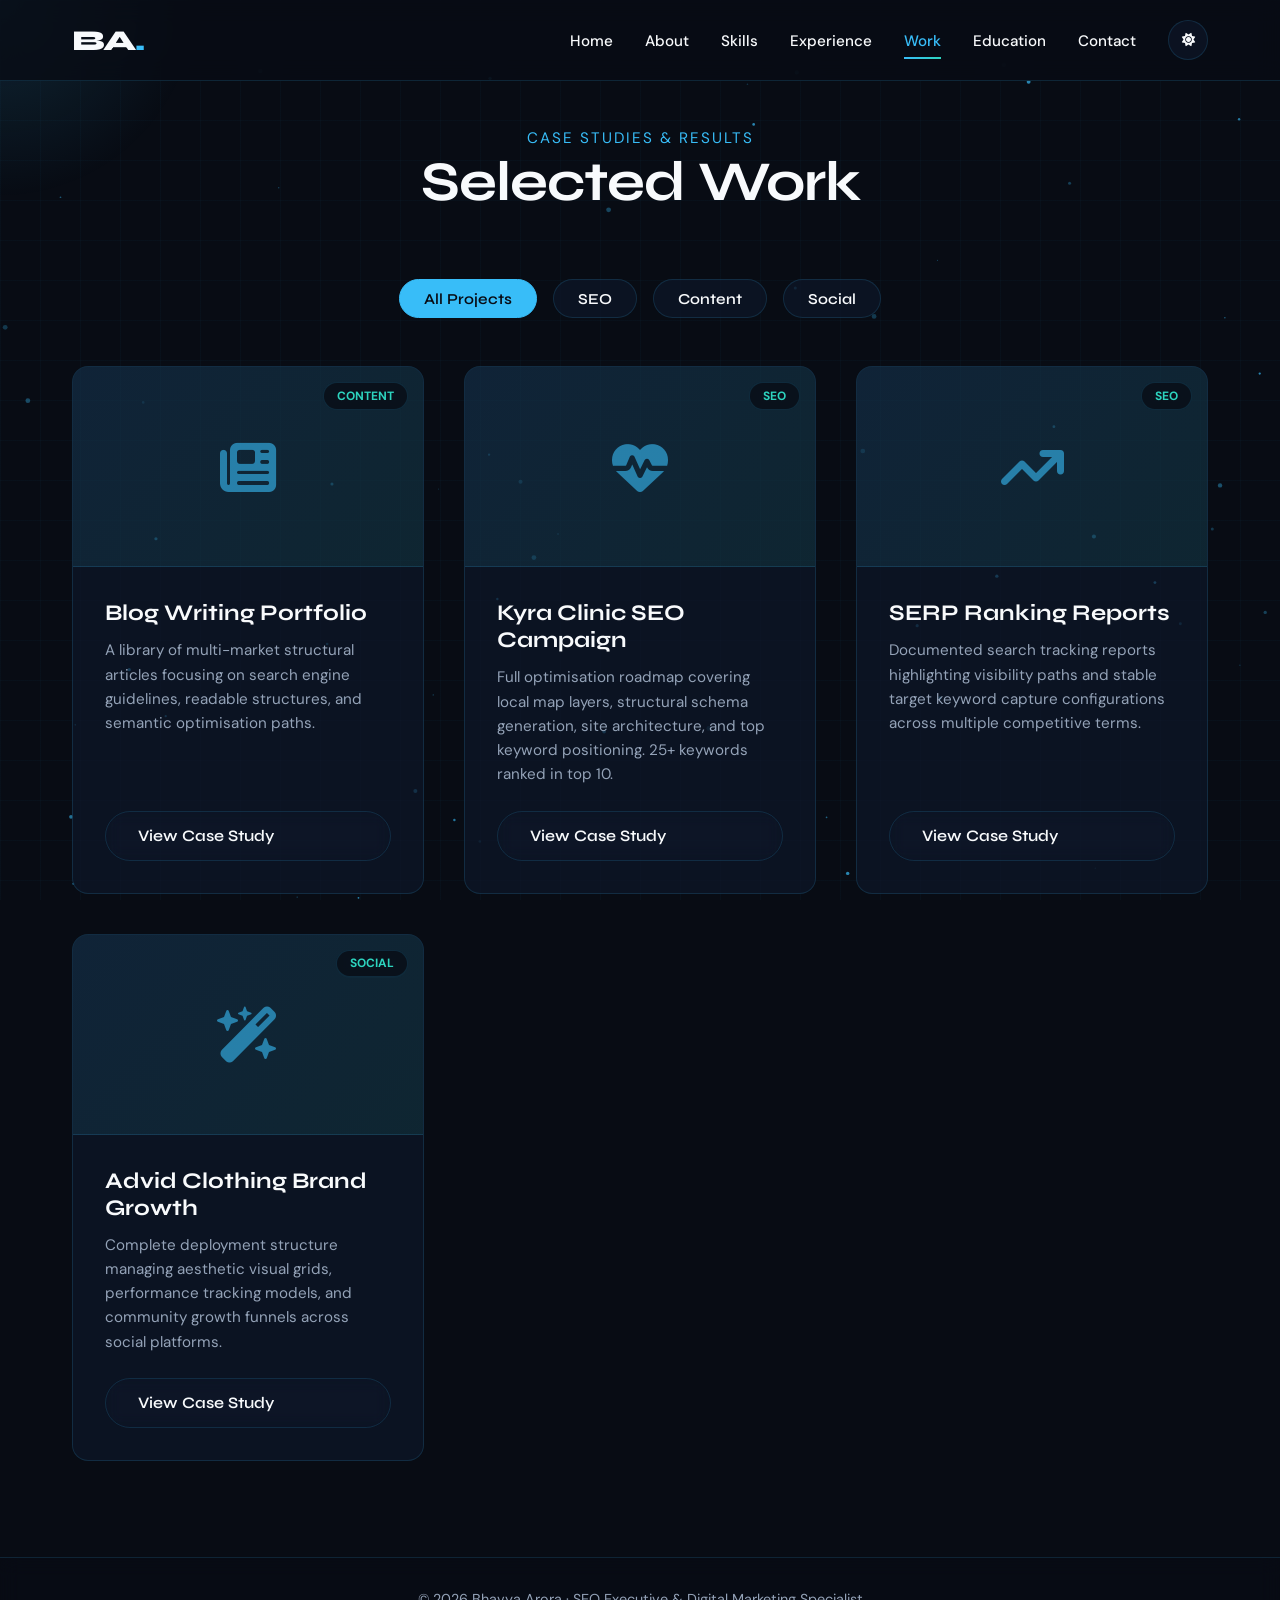
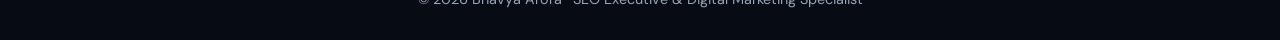
<file: work.html>
<!DOCTYPE html>
<html lang="en" data-theme="dark">
<head>
    <meta charset="UTF-8">
    <meta name="viewport" content="width=device-width, initial-scale=1.0">
    <title>Work | Bhavya Arora</title>
    <link rel="preconnect" href="https://fonts.googleapis.com">
    <link rel="preconnect" href="https://fonts.gstatic.com" crossorigin>
    <link href="https://fonts.googleapis.com/css2?family=DM+Sans:ital,opsz,wght@0,9..40,100..1000;1,9..40,100..1000&family=Syne:wght@400..800&display=swap" rel="stylesheet">
    <link rel="stylesheet" href="https://cdnjs.cloudflare.com/ajax/libs/font-awesome/6.4.0/css/all.min.css">
    <link rel="stylesheet" href="assets/style.css">
    <style>
        .filter-container {
            display: flex;
            justify-content: center;
            gap: 1rem;
            margin-bottom: 3rem;
            flex-wrap: wrap;
        }

        .filter-btn {
            background: var(--card-bg);
            border: 1px solid var(--card-border);
            color: var(--text-color);
            padding: 0.6rem 1.5rem;
            border-radius: 30px;
            cursor: pointer;
            font-family: 'Syne', sans-serif;
            font-weight: 600;
            transition: all 0.3s ease;
            font-size: 0.95rem;
        }

        .filter-btn.active,
        .filter-btn:hover {
            background: var(--accent);
            color: #080c14;
            border-color: var(--accent);
        }

        .portfolio-grid {
            display: grid;
            grid-template-columns: repeat(auto-fit, minmax(300px, 1fr));
            gap: 2.5rem;
        }

        .portfolio-card {
            padding: 0;
            overflow: hidden;
            display: flex;
            flex-direction: column;
            height: 100%;
        }

        .portfolio-thumb {
            width: 100%;
            height: 200px;
            background: linear-gradient(135deg, rgba(56,189,248,0.1), rgba(45,212,191,0.1));
            display: flex;
            justify-content: center;
            align-items: center;
            border-bottom: 1px solid var(--card-border);
            position: relative;
        }

        .portfolio-thumb i { font-size: 3.5rem; color: var(--accent); opacity: 0.6; }

        .portfolio-tag {
            position: absolute;
            top: 15px; right: 15px;
            background: rgba(8,12,20,0.8);
            backdrop-filter: blur(5px);
            border: 1px solid var(--card-border);
            padding: 0.3rem 0.8rem;
            border-radius: 20px;
            font-size: 0.75rem;
            font-weight: 700;
            color: var(--teal);
            text-transform: uppercase;
        }

        .portfolio-content {
            padding: 2rem;
            display: flex;
            flex-direction: column;
            flex-grow: 1;
        }

        .portfolio-content h3 { font-size: 1.4rem; margin-bottom: 0.75rem; }

        .portfolio-content p {
            color: var(--text-muted);
            font-size: 0.95rem;
            line-height: 1.6;
            margin-bottom: 1.5rem;
            flex-grow: 1;
        }

        /* Modal */
        .modal-overlay {
            display: none;
            position: fixed;
            inset: 0;
            background: rgba(8,12,20,0.85);
            backdrop-filter: blur(8px);
            z-index: 2000;
            align-items: center;
            justify-content: center;
        }

        .modal-overlay.open { display: flex; }

        .modal-box {
            background: var(--card-bg);
            border: 1px solid var(--card-border);
            border-radius: 16px;
            padding: 2.5rem;
            max-width: 520px;
            width: 90%;
            text-align: center;
            position: relative;
        }

        .modal-box i.modal-icon {
            font-size: 2.5rem;
            color: var(--accent);
            margin-bottom: 1rem;
        }

        .modal-box h3 { font-size: 1.6rem; margin-bottom: 1rem; }
        .modal-box p  { color: var(--text-muted); line-height: 1.6; margin-bottom: 1.5rem; }

        .modal-close {
            position: absolute;
            top: 1rem; right: 1rem;
            background: transparent;
            border: none;
            color: var(--text-muted);
            font-size: 1.4rem;
            cursor: pointer;
            transition: color 0.3s;
        }

        .modal-close:hover { color: var(--accent); }
    </style>
</head>
<body>
    <div class="grid-bg"></div>
    <canvas id="particle-canvas"></canvas>
    <div class="cursor-glow" id="glow"></div>

    <header>
        <div class="nav-container">
            <a href="index.html" class="logo">BA<span>.</span></a>
            <nav>
                <ul class="nav-links" id="menu-links">
                    <li><a href="index.html">Home</a></li>
                    <li><a href="about.html">About</a></li>
                    <li><a href="skills.html">Skills</a></li>
                    <li><a href="experience.html">Experience</a></li>
                    <li><a href="work.html">Work</a></li>
                    <li><a href="education.html">Education</a></li>
                    <li><a href="contact.html">Contact</a></li>
                    <li>
                        <button class="theme-toggle" id="theme-btn" aria-label="Toggle Theme">
                            <i class="fa-solid fa-moon"></i>
                        </button>
                    </li>
                </ul>
            </nav>
            <button class="hamburger" id="menu-toggle" aria-label="Toggle Menu">
                <span></span><span></span><span></span>
            </button>
        </div>
    </header>

    <main class="page-wrapper">
        <div class="section-header">
            <p>Case Studies &amp; Results</p>
            <h2>Selected Work</h2>
        </div>

        <div class="filter-container scroll-animate">
            <button class="filter-btn active" data-filter="all">All Projects</button>
            <button class="filter-btn" data-filter="seo">SEO</button>
            <button class="filter-btn" data-filter="content">Content</button>
            <button class="filter-btn" data-filter="social">Social</button>
        </div>

        <div class="portfolio-grid">
            <div class="portfolio-card glass-card scroll-animate" data-cat="content">
                <div class="portfolio-thumb">
                    <i class="fa-solid fa-newspaper"></i>
                    <div class="portfolio-tag">Content</div>
                </div>
                <div class="portfolio-content">
                    <h3>Blog Writing Portfolio</h3>
                    <p>A library of multi-market structural articles focusing on search engine guidelines, readable structures, and semantic optimisation paths.</p>
                    <button class="btn btn-secondary open-modal">View Case Study</button>
                </div>
            </div>

            <div class="portfolio-card glass-card scroll-animate" data-cat="seo">
                <div class="portfolio-thumb">
                    <i class="fa-solid fa-heart-pulse"></i>
                    <div class="portfolio-tag">SEO</div>
                </div>
                <div class="portfolio-content">
                    <h3>Kyra Clinic SEO Campaign</h3>
                    <p>Full optimisation roadmap covering local map layers, structural schema generation, site architecture, and top keyword positioning. 25+ keywords ranked in top 10.</p>
                    <button class="btn btn-secondary open-modal">View Case Study</button>
                </div>
            </div>

            <div class="portfolio-card glass-card scroll-animate" data-cat="seo">
                <div class="portfolio-thumb">
                    <i class="fa-solid fa-arrow-trend-up"></i>
                    <div class="portfolio-tag">SEO</div>
                </div>
                <div class="portfolio-content">
                    <h3>SERP Ranking Reports</h3>
                    <p>Documented search tracking reports highlighting visibility paths and stable target keyword capture configurations across multiple competitive terms.</p>
                    <button class="btn btn-secondary open-modal">View Case Study</button>
                </div>
            </div>

            <div class="portfolio-card glass-card scroll-animate" data-cat="social">
                <div class="portfolio-thumb">
                    <i class="fa-solid fa-wand-magic-sparkles"></i>
                    <div class="portfolio-tag">Social</div>
                </div>
                <div class="portfolio-content">
                    <h3>Advid Clothing Brand Growth</h3>
                    <p>Complete deployment structure managing aesthetic visual grids, performance tracking models, and community growth funnels across social platforms.</p>
                    <button class="btn btn-secondary open-modal">View Case Study</button>
                </div>
            </div>
        </div>
        
    </main>

    <footer>
        &copy; 2026 Bhavya Arora &middot; SEO Executive &amp; Digital Marketing Specialist
    </footer>

    <!-- Modal -->
    <div class="modal-overlay" id="case-modal">
        <div class="modal-box glass-card">
            <button class="modal-close" id="modal-close"><i class="fa-solid fa-xmark"></i></button>
            <i class="fa-solid fa-lock modal-icon"></i>
            <h3>Case Study Access</h3>
            <p>Detailed analytical reports and client optimisation frameworks are restricted to private data. Request access directly via the contact form.</p>
            <a href="contact.html" class="btn btn-primary">Contact Me <i class="fa-solid fa-arrow-right"></i></a>
        </div>
    </div>

    <script src="assets/main.js"></script>
    <script>
        // Filter
        document.querySelectorAll('.filter-btn').forEach(btn => {
            btn.addEventListener('click', () => {
                document.querySelector('.filter-btn.active').classList.remove('active');
                btn.classList.add('active');
                const filter = btn.getAttribute('data-filter');
                document.querySelectorAll('.portfolio-card').forEach(card => {
                    card.style.display = (filter === 'all' || card.getAttribute('data-cat') === filter) ? 'flex' : 'none';
                });
            });
        });

        // Modal
        const modal = document.getElementById('case-modal');
        document.querySelectorAll('.open-modal').forEach(btn => {
            btn.addEventListener('click', () => modal.classList.add('open'));
        });
        document.getElementById('modal-close').addEventListener('click', () => modal.classList.remove('open'));
        modal.addEventListener('click', e => { if (e.target === modal) modal.classList.remove('open'); });
    </script>
</body>
</html>
</file>
<file: assets/style.css>
/* =====================================================
   BHAVYA ARORA PORTFOLIO — SHARED STYLESHEET
   ===================================================== */

:root[data-theme="dark"] {
    --bg-color: #080c14;
    --text-color: #f8fafc;
    --text-muted: #94a3b8;
    --accent: #38bdf8;
    --teal: #2dd4bf;
    --card-bg: rgba(15, 23, 42, 0.65);
    --card-border: rgba(56, 189, 248, 0.15);
    --nav-bg: rgba(8, 12, 20, 0.8);
    --grid-color: rgba(56, 189, 248, 0.03);
    --glow-color: rgba(56, 189, 248, 0.15);
}

:root[data-theme="light"] {
    --bg-color: #f8fafc;
    --text-color: #0f172a;
    --text-muted: #64748b;
    --accent: #0284c7;
    --teal: #0d9488;
    --card-bg: rgba(255, 255, 255, 0.75);
    --card-border: rgba(2, 132, 199, 0.15);
    --nav-bg: rgba(248, 250, 252, 0.8);
    --grid-color: rgba(2, 132, 199, 0.04);
    --glow-color: rgba(2, 132, 199, 0.08);
}

* {
    box-sizing: border-box;
    margin: 0;
    padding: 0;
    scroll-behavior: smooth;
}

body {
    background-color: var(--bg-color);
    color: var(--text-color);
    font-family: 'DM Sans', sans-serif;
    overflow-x: hidden;
    transition: background-color 0.5s ease, color 0.5s ease;
    min-height: 100vh;
    display: flex;
    flex-direction: column;
}

h1, h2, h3, h4, .logo {
    font-family: 'Syne', sans-serif;
    font-weight: 700;
}

/* ── Background & Canvas ── */
.grid-bg {
    position: fixed;
    top: 0; left: 0;
    width: 100%; height: 100%;
    background-size: 40px 40px;
    background-image:
        linear-gradient(to right, var(--grid-color) 1px, transparent 1px),
        linear-gradient(to bottom, var(--grid-color) 1px, transparent 1px);
    z-index: -2;
    pointer-events: none;
}

#particle-canvas {
    position: fixed;
    top: 0; left: 0;
    width: 100%; height: 100%;
    z-index: -1;
    pointer-events: none;
}

.cursor-glow {
    position: fixed;
    width: 400px; height: 400px;
    background: radial-gradient(circle, var(--glow-color) 0%, transparent 70%);
    border-radius: 50%;
    pointer-events: none;
    transform: translate(-50%, -50%);
    z-index: -1;
}

/* ── Header / Nav ── */
header {
    position: fixed;
    top: 0; left: 0;
    width: 100%;
    background: var(--nav-bg);
    backdrop-filter: blur(12px);
    -webkit-backdrop-filter: blur(12px);
    border-bottom: 1px solid var(--card-border);
    z-index: 1000;
}

.nav-container {
    max-width: 1200px;
    margin: 0 auto;
    padding: 1.25rem 2rem;
    display: flex;
    justify-content: space-between;
    align-items: center;
}

.logo {
    font-size: 1.8rem;
    font-weight: 800;
    color: var(--text-color);
    text-decoration: none;
    letter-spacing: -1px;
}

.logo span { color: var(--accent); }

.nav-links {
    display: flex;
    gap: 2rem;
    align-items: center;
    list-style: none;
}

.nav-links a {
    color: var(--text-color);
    text-decoration: none;
    font-weight: 500;
    font-size: 0.95rem;
    transition: color 0.3s ease;
    position: relative;
    padding: 0.5rem 0;
}

.nav-links a::after {
    content: '';
    position: absolute;
    bottom: 0; left: 0;
    width: 0; height: 2px;
    background: linear-gradient(90deg, var(--accent), var(--teal));
    transition: width 0.3s ease;
}

.nav-links a:hover::after,
.nav-links a.active::after { width: 100%; }

.nav-links a:hover,
.nav-links a.active { color: var(--accent); }

.theme-toggle {
    background: var(--card-bg);
    border: 1px solid var(--card-border);
    color: var(--text-color);
    width: 40px; height: 40px;
    border-radius: 50%;
    cursor: pointer;
    display: flex;
    align-items: center;
    justify-content: center;
    transition: all 0.3s ease;
}

.theme-toggle:hover {
    transform: scale(1.1);
    border-color: var(--accent);
    color: var(--accent);
}

.hamburger {
    display: none;
    cursor: pointer;
    flex-direction: column;
    gap: 6px;
    border: none;
    background: transparent;
}

.hamburger span {
    display: block;
    width: 28px; height: 3px;
    background-color: var(--text-color);
    border-radius: 2px;
    transition: all 0.3s ease;
}

/* ── Page Wrapper ── */
.page-wrapper {
    max-width: 1200px;
    margin: 0 auto;
    padding: 8rem 2rem 6rem;
    flex: 1;
    animation: fadeIn 0.6s cubic-bezier(0.16, 1, 0.3, 1) forwards;
}

@keyframes fadeIn {
    from { opacity: 0; transform: translateY(20px); }
    to   { opacity: 1; transform: translateY(0); }
}

/* ── Glass Card ── */
.glass-card {
    background: var(--card-bg);
    border: 1px solid var(--card-border);
    backdrop-filter: blur(16px);
    -webkit-backdrop-filter: blur(16px);
    border-radius: 16px;
    padding: 2.5rem;
    transition: transform 0.4s cubic-bezier(0.16, 1, 0.3, 1), border-color 0.3s ease, box-shadow 0.3s ease;
    transform-style: preserve-3d;
    perspective: 1000px;
}

.glass-card:hover {
    border-color: rgba(56, 189, 248, 0.4);
    box-shadow: 0 20px 40px rgba(0,0,0,0.2);
}

/* ── Buttons ── */
.btn {
    display: inline-flex;
    align-items: center;
    gap: 0.75rem;
    padding: 0.9rem 2rem;
    border-radius: 50px;
    font-family: 'Syne', sans-serif;
    font-weight: 600;
    text-decoration: none;
    font-size: 1rem;
    transition: all 0.3s cubic-bezier(0.16, 1, 0.3, 1);
    cursor: pointer;
    border: none;
}

.btn-primary {
    background: linear-gradient(135deg, var(--accent), var(--teal));
    color: #080c14;
}

.btn-primary:hover {
    box-shadow: 0 0 25px rgba(56, 189, 248, 0.5);
    transform: translateY(-2px);
}

.btn-secondary {
    background: transparent;
    color: var(--text-color);
    border: 1px solid var(--card-border);
    backdrop-filter: blur(8px);
}

.btn-secondary:hover {
    background: rgba(56, 189, 248, 0.1);
    border-color: var(--accent);
    transform: translateY(-2px);
}

/* ── Scroll Animation ── */
.scroll-animate {
    opacity: 0;
    transform: translateY(30px);
    transition: opacity 0.8s ease, transform 0.8s ease;
}

.scroll-animate.in-view {
    opacity: 1;
    transform: translateY(0);
}

/* ── Section Header ── */
.section-header {
    text-align: center;
    margin-bottom: 4rem;
}

.section-header h2 {
    font-size: 3.5rem;
    letter-spacing: -1px;
    margin-bottom: 1rem;
}

.section-header p {
    color: var(--accent);
    text-transform: uppercase;
    letter-spacing: 2px;
    font-size: 0.95rem;
}

/* ── Footer ── */
footer {
    border-top: 1px solid var(--card-border);
    background: rgba(8, 12, 20, 0.4);
    backdrop-filter: blur(10px);
    padding: 2rem;
    text-align: center;
    font-size: 0.9rem;
    color: var(--text-muted);
}

:root[data-theme="light"] footer {
    background: rgba(248, 250, 252, 0.4);
}

/* ── Responsive ── */
@media (max-width: 768px) {
    .nav-links {
        position: fixed;
        top: 80px; left: -100%;
        width: 100%;
        height: calc(100vh - 80px);
        background: var(--bg-color);
        flex-direction: column;
        padding: 3rem 2rem;
        gap: 2rem;
        transition: left 0.4s ease;
        align-items: flex-start;
        border-top: 1px solid var(--card-border);
        z-index: 999;
    }

    .nav-links.mobile-active { left: 0; }
    .hamburger { display: flex; }

    .hamburger.open span:nth-child(1) { transform: rotate(45deg) translate(6px, 6px); }
    .hamburger.open span:nth-child(2) { opacity: 0; }
    .hamburger.open span:nth-child(3) { transform: rotate(-45deg) translate(6px, -7px); }

    .section-header h2 { font-size: 2.5rem; }
}
</file>
